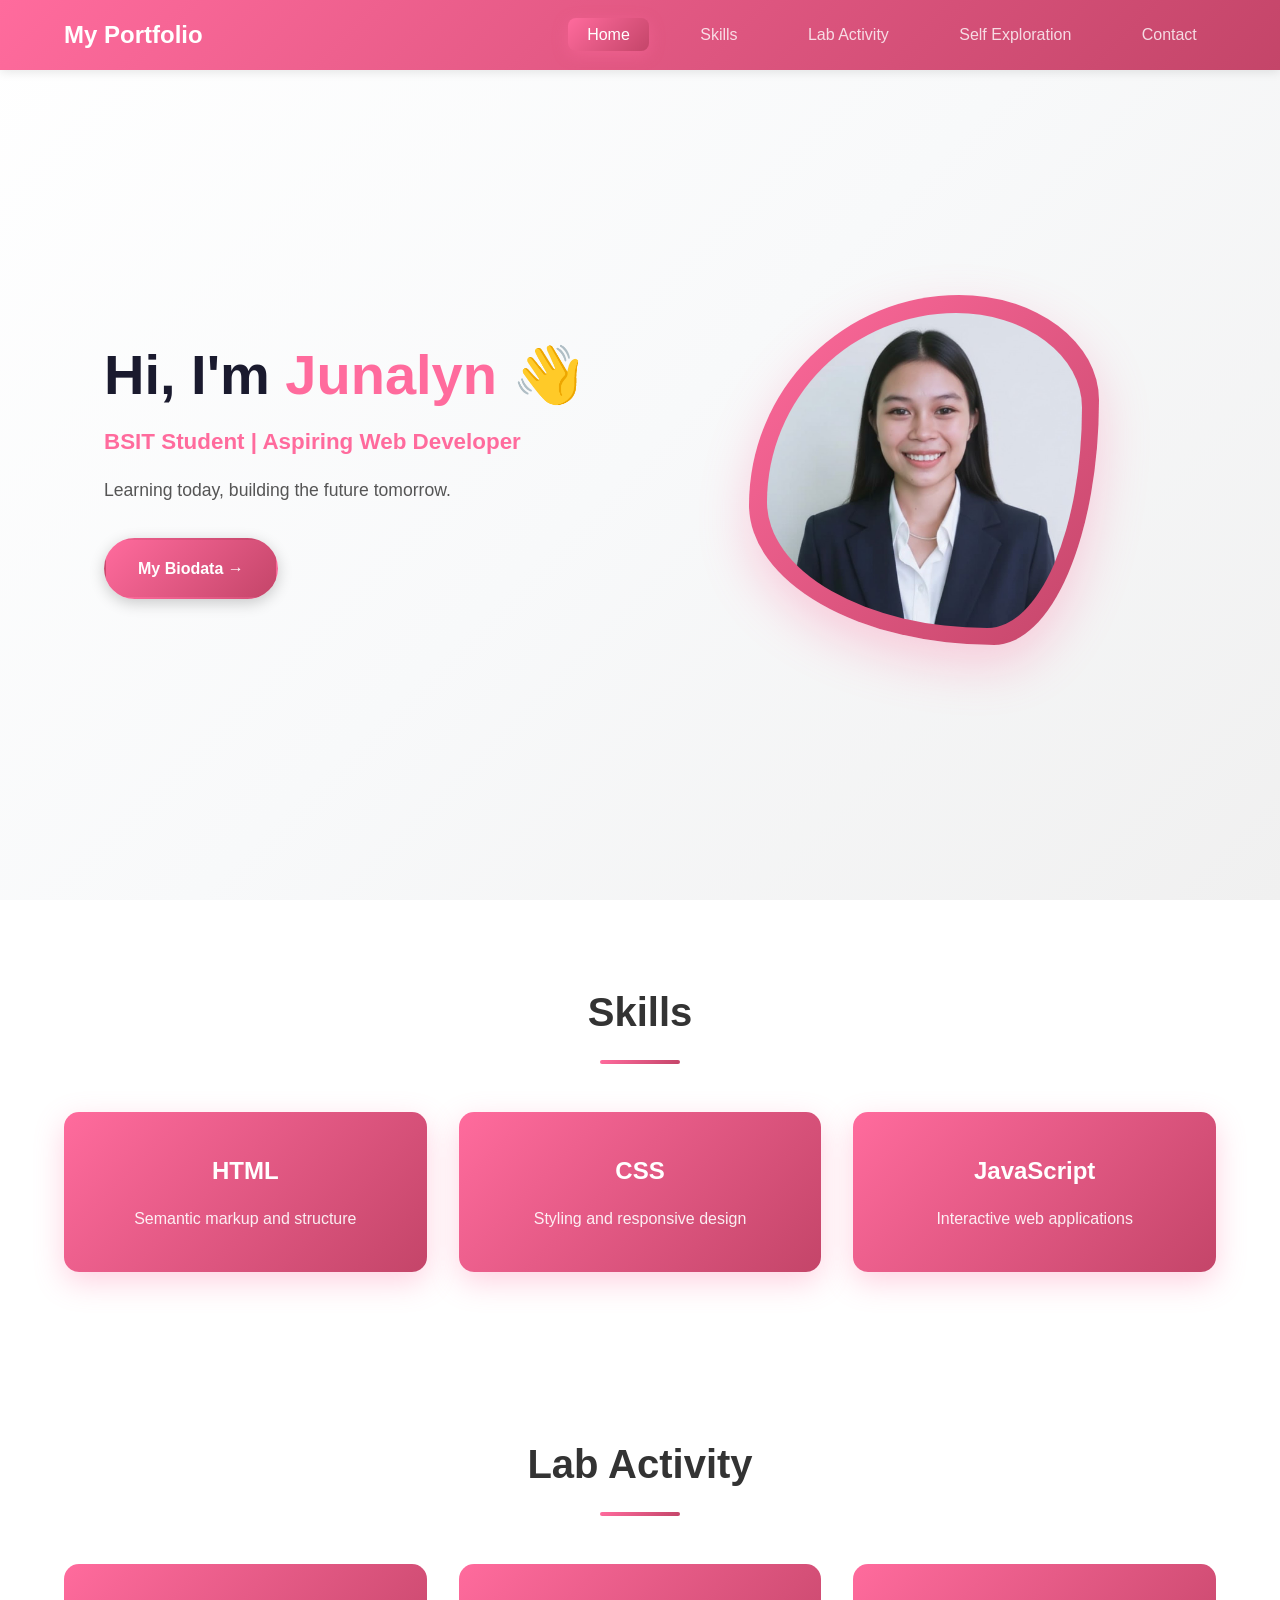
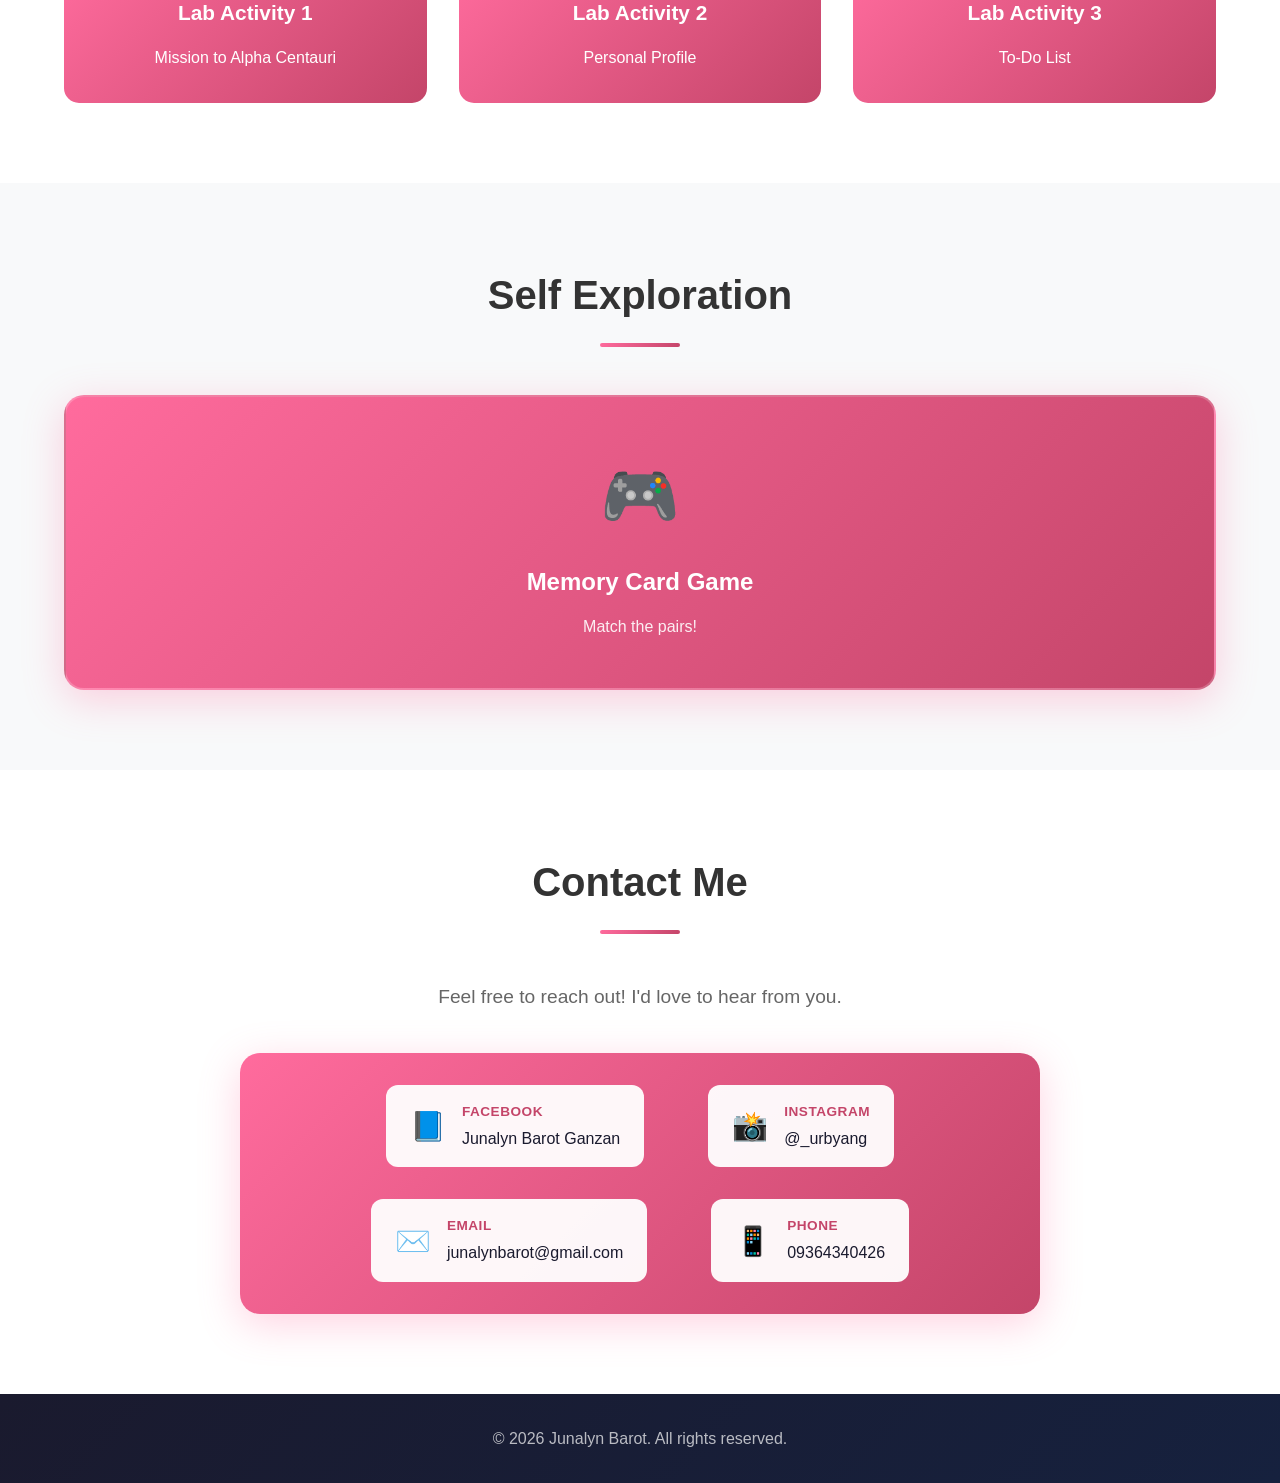
<file: myLP/index.html>
<!DOCTYPE html>
<html lang="en">
<head>
    <meta charset="UTF-8">
    <meta name="viewport" content="width=device-width, initial-scale=1.0">
    <title>My | Portfolio</title>
    <link rel="stylesheet" href="style.css">
</head>
<body>
    <nav class="navbar">
        <div class="nav-brand">My Portfolio</div>
        <ul class="nav-links">
            <li><a href="#home" class="active">Home</a></li>
            <li><a href="#skills">Skills</a></li>
            <li><a href="#lab-activity">Lab Activity</a></li>
            <li><a href="#games">Self Exploration</a></li>
            <li><a href="#contact">Contact</a></li>
        </ul>
    </nav>

    <section id="home" class="hero">
        <div class="hero-wrapper">
            <div class="hero-content">
                <h1>Hi, I'm <span class="highlight">Junalyn</span> 👋</h1>
                <p class="subtitle">BSIT Student | Aspiring Web Developer</p>
                <p class="description">Learning today, building the future tomorrow.</p>
                <div class="hero-buttons">
                    <a href="biodata.html" class="btn btn-primary">My Biodata →</a>
                </div>
            </div>
            <div class="hero-image">
                <div class="image-blob">
                    <img src="profile-photo.png" alt="Junalyn Barot">
                </div>
            </div>
        </div>
    </section>

    <section id="skills" class="section">
        <div class="container">
            <h2>Skills</h2>
            <div class="skills-grid">
                <div class="skill-card">
                    <h3>HTML</h3>
                    <p>Semantic markup and structure</p>
                </div>
                <div class="skill-card">
                    <h3>CSS</h3>
                    <p>Styling and responsive design</p>
                </div>
                <div class="skill-card">
                    <h3>JavaScript</h3>
                    <p>Interactive web applications</p>
                </div>
            </div>
        </div>
    </section>

    <section id="lab-activity" class="section">
        <div class="container">
            <h2>Lab Activity</h2>
            <div class="activity-grid">
                <a href="lab1/index.html" class="activity-card">
                    <h3>Lab Activity 1</h3>
                    <p>Mission to Alpha Centauri</p>
                </a>
                <a href="lab2/index.html" class="activity-card">
                    <h3>Lab Activity 2</h3>
                    <p>Personal Profile</p>
                </a>
                <a href="lab3/index.html" class="activity-card">
                    <h3>Lab Activity 3</h3>
                    <p>To-Do List</p>
                </a>
            </div>
        </div>
    </section>

    <section id="games" class="section alt-bg">
        <div class="container">
            <h2>Self Exploration</h2>
            <div class="games-grid">
                <a href="lab4/index.html" class="game-card">
                    <h3>Memory Card Game</h3>
                    <p>Match the pairs!</p>
                </a>
            </div>
        </div>
    </section>

    <section id="contact" class="section">
        <div class="container">
            <h2>Contact Me</h2>
            <div class="contact-content">
                <p class="contact-intro">Feel free to reach out! I'd love to hear from you.</p>
                <div class="contact-list">
                    <div class="contact-item">
                        <span class="contact-icon">📘</span>
                        <div class="contact-info">
                            <h3>Facebook</h3>
                            <a href="https://www.facebook.com/" target="_blank">Junalyn Barot Ganzan</a>
                        </div>
                    </div>
                    <div class="contact-item">
                        <span class="contact-icon">📸</span>
                        <div class="contact-info">
                            <h3>Instagram</h3>
                            <a href="https://www.instagram.com/_urbyang/" target="_blank">@_urbyang</a>
                        </div>
                    </div>
                    <div class="contact-item">
                        <span class="contact-icon">✉️</span>
                        <div class="contact-info">
                            <h3>Email</h3>
                            <a href="mailto:junalynbarot@gmail.com">junalynbarot@gmail.com</a>
                        </div>
                    </div>
                    <div class="contact-item">
                        <span class="contact-icon">📱</span>
                        <div class="contact-info">
                            <h3>Phone</h3>
                            <a href="tel:09364340426">09364340426</a>
                        </div>
                    </div>
                </div>
            </div>
        </div>
    </section>

    <footer class="footer">
        <p>&copy; 2026 Junalyn Barot. All rights reserved.</p>
    </footer>

    <script>
        // Active navigation on scroll
        const sections = document.querySelectorAll('section[id]');
        const navLinks = document.querySelectorAll('.nav-links a');

        window.addEventListener('scroll', () => {
            let current = '';
            const scrollPosition = window.scrollY + 100;

            sections.forEach(section => {
                const sectionTop = section.offsetTop;
                const sectionHeight = section.offsetHeight;

                if (scrollPosition >= sectionTop && scrollPosition < sectionTop + sectionHeight) {
                    current = section.getAttribute('id');
                }
            });

            navLinks.forEach(link => {
                link.classList.remove('active');
                if (link.getAttribute('href') === '#' + current) {
                    link.classList.add('active');
                }
            });
        });
    </script>
</body>
</html>
</file>
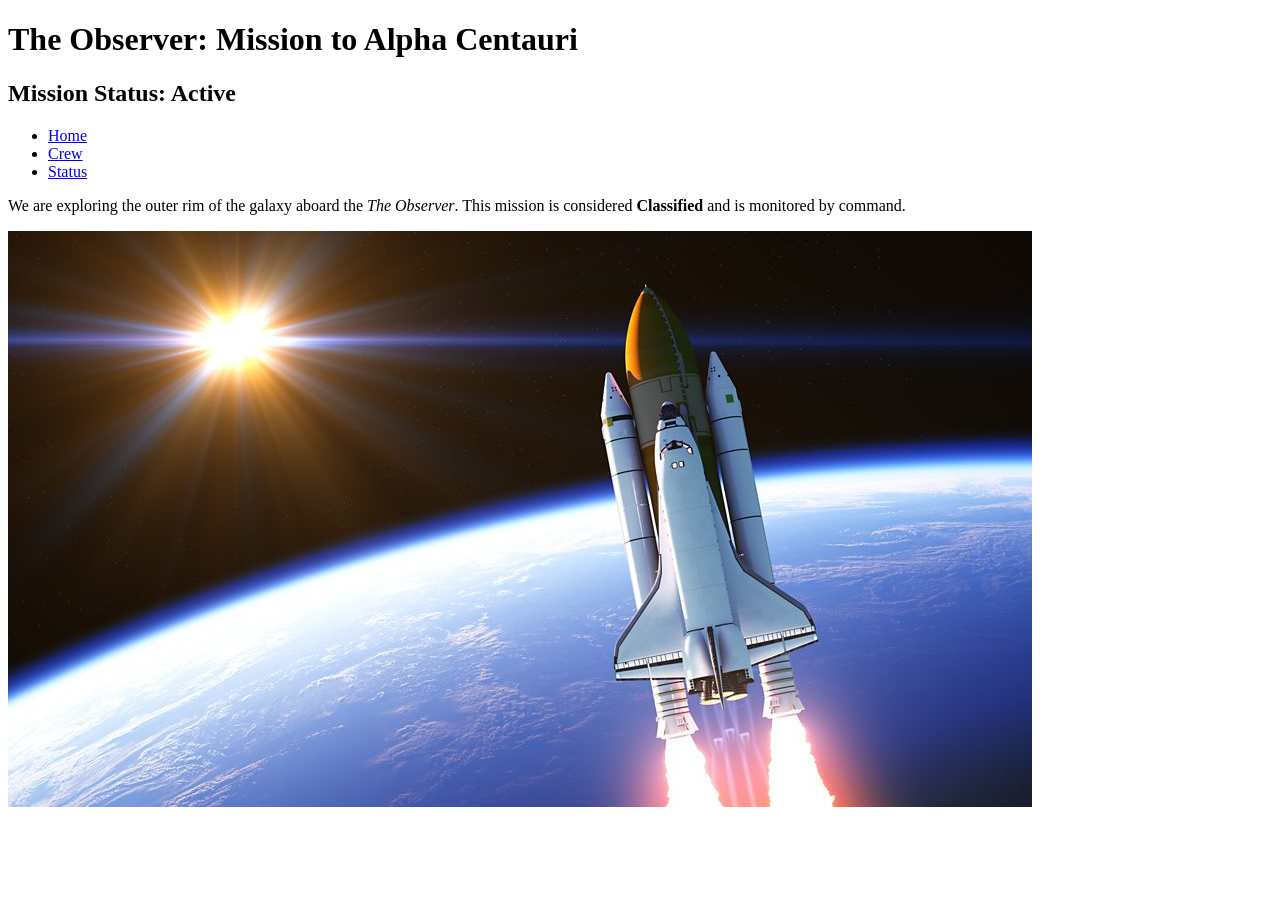
<file: myLP/lab1/index.html>
<!DOCTYPE html>
<html lang="en">
<head>
    <meta charset="UTF-8">
    <title>Mission Control</title>
</head>
<body>

<header>
    <h1>The Observer: Mission to Alpha Centauri</h1>
    <h2>Mission Status: Active</h2>

    <nav>
        <ul>
            <li><a href="index.html">Home</a></li>
            <li><a href="crew.html">Crew</a></li>
            <li><a href="status.html">Status</a></li>
        </ul>
    </nav>
</header>

<main>
    <p>
        We are exploring the outer rim of the galaxy aboard the
        <em>The Observer</em>. This mission is considered
        <strong>Classified</strong> and is monitored by command.
    </p>

    <img src="image/spaceship.jpg">
</main>



</body>
</html>
</file>
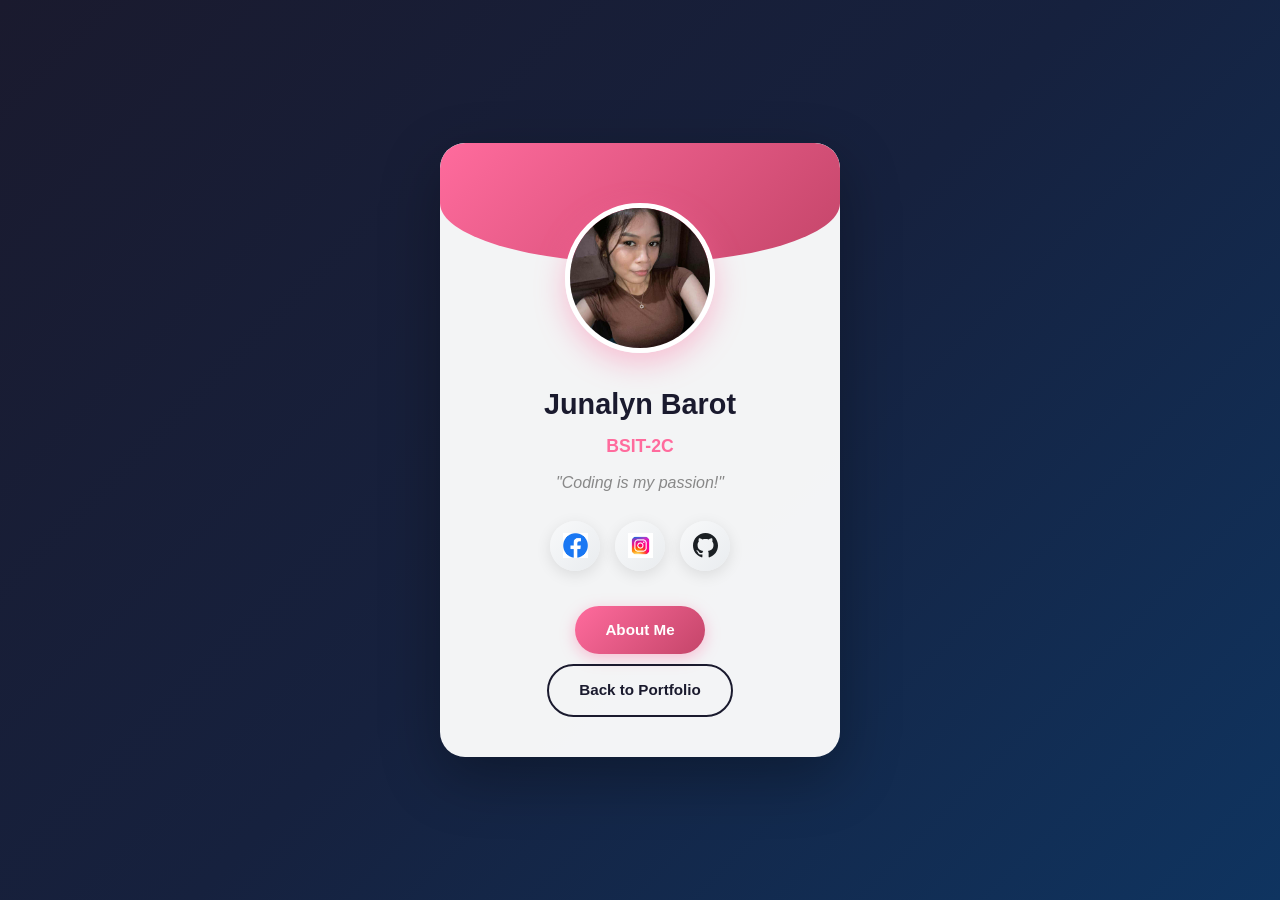
<file: myLP/lab2/index.html>
<!DOCTYPE html>
<html lang="en">
<head>
    <meta charset="UTF-8">
    <meta name="viewport" content="width=device-width, initial-scale=1.0">
    <title>Personal Profile | Junalyn Barot</title>
    <link rel="stylesheet" href="style.css">
</head>
<body> 
    <div class="profile-card">
        <img src="image/Profile Picture (2).jpg" alt="Profile Picture" class="profile-img">
        <h2>Junalyn Barot</h2>
        <p>BSIT-2C</p>
        <p>"Coding is my passion!"</p>
        <div class="social-icons">
            <a href="https://www.facebook.com/" title="Facebook"><img src="image/Facebook Logo.avif" alt="Facebook"></a>
            <a href="https://www.instagram.com/_urbyang/" title="Instagram"><img src="image/Instagram Logo.avif" alt="Instagram"></a>
            <a href="https://github.com/account" title="GitHub"><img src="image/GitHub Logo.svg" alt="GitHub"></a>
        </div>
        <a href="about.html" class="btn">About Me</a>
        <a href="../index.html" class="btn btn-back">Back to Portfolio</a>
    </div>
</body>
</html>
</file>
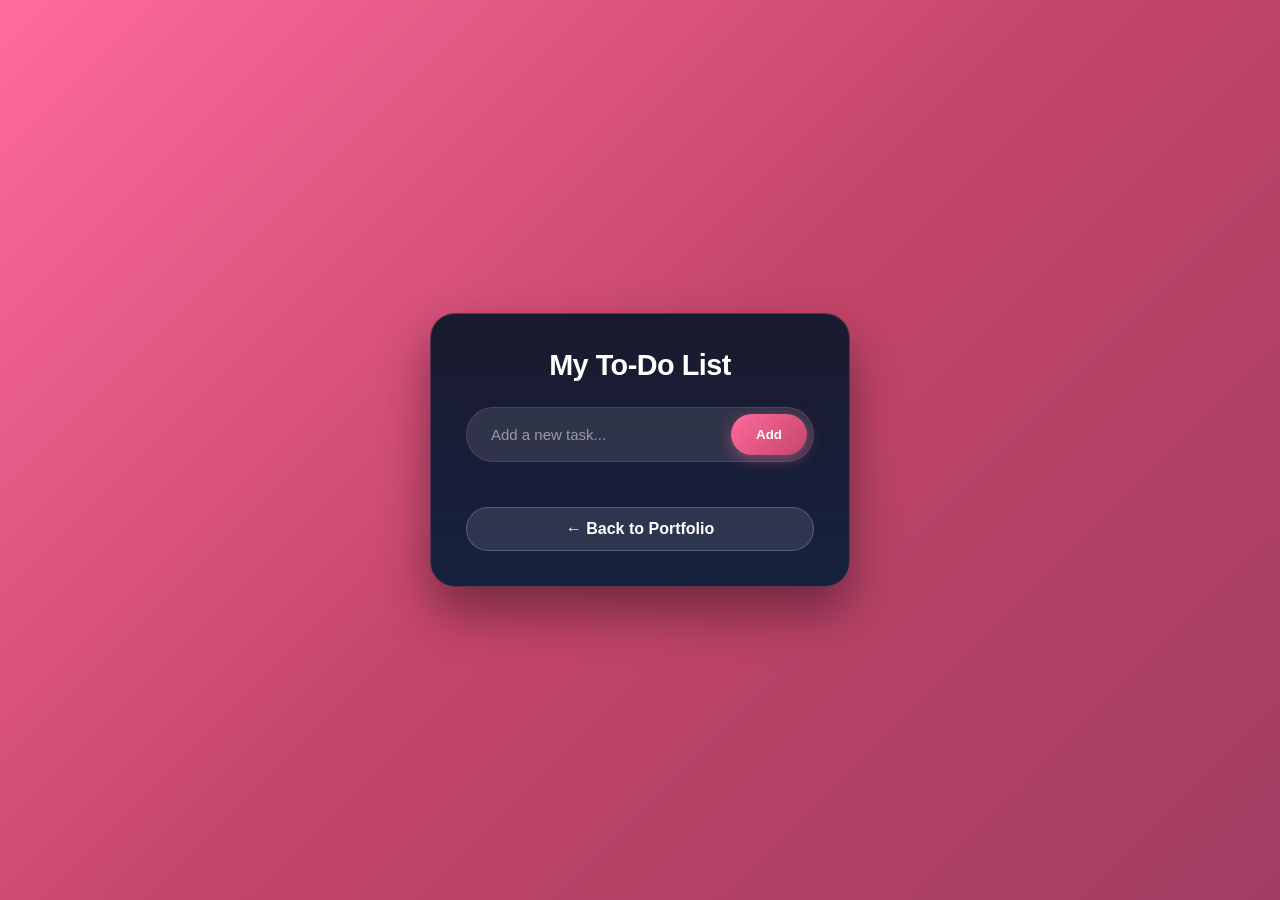
<file: myLP/lab3/index.html>
<!DOCTYPE html>
<html lang="en">
<head>
    <meta charset="UTF-8">
    <meta name="viewport" content="width=device-width, initial-scale=1.0">
    <title>My To-Do List | Lab Activity 3</title>
    <link rel="stylesheet" href="style.css">
</head>
<body>
    <div class="container">
        <h2>My To-Do List</h2>
        <div class="input-container">
            <input type="text" id="taskInput" placeholder="Add a new task...">
            <button id="addBtn">Add</button>
        </div>
        <ul id="taskList"></ul>
        <a href="../index.html" class="back-btn">← Back to Portfolio</a>
    </div>
    <script src="script.js"></script>
</body>
</html>
</file>
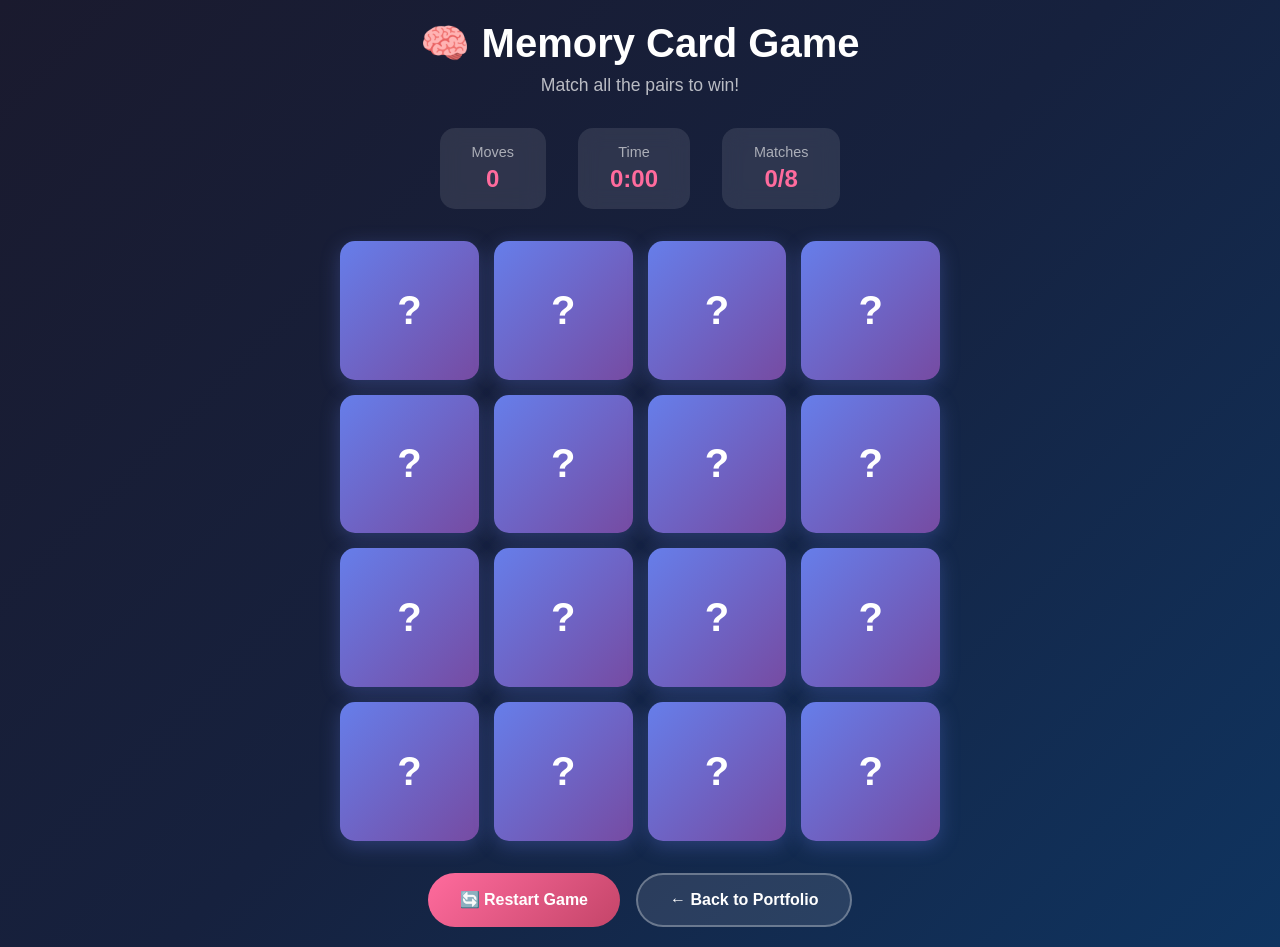
<file: myLP/lab4/index.html>
<!DOCTYPE html>
<html lang="en">
<head>
    <meta charset="UTF-8">
    <meta name="viewport" content="width=device-width, initial-scale=1.0">
    <title>Memory Card Game | Lab Activity 4</title>
    <link rel="stylesheet" href="style.css">
</head>
<body>
    <div class="game-container">
        <header class="game-header">
            <h1>🧠 Memory Card Game</h1>
            <p>Match all the pairs to win!</p>
        </header>

        <div class="game-stats">
            <div class="stat">
                <span class="stat-label">Moves</span>
                <span class="stat-value" id="moves">0</span>
            </div>
            <div class="stat">
                <span class="stat-label">Time</span>
                <span class="stat-value" id="timer">0:00</span>
            </div>
            <div class="stat">
                <span class="stat-label">Matches</span>
                <span class="stat-value" id="matches">0/8</span>
            </div>
        </div>

        <div class="game-board" id="gameBoard">
            <!-- Cards will be generated by JavaScript -->
        </div>

        <div class="game-controls">
            <button class="btn-game" id="restartBtn">🔄 Restart Game</button>
            <a href="../index.html" class="btn-game btn-back">← Back to Portfolio</a>
        </div>
    </div>

    <div class="modal" id="winModal">
        <div class="modal-content">
            <h2>🎉 Congratulations!</h2>
            <p>You completed the game!</p>
            <div class="final-stats">
                <p>Total Moves: <span id="finalMoves">0</span></p>
                <p>Time: <span id="finalTime">0:00</span></p>
            </div>
            <button class="btn-game" id="playAgainBtn">Play Again</button>
        </div>
    </div>

    <script src="script.js"></script>
</body>
</html>
</file>
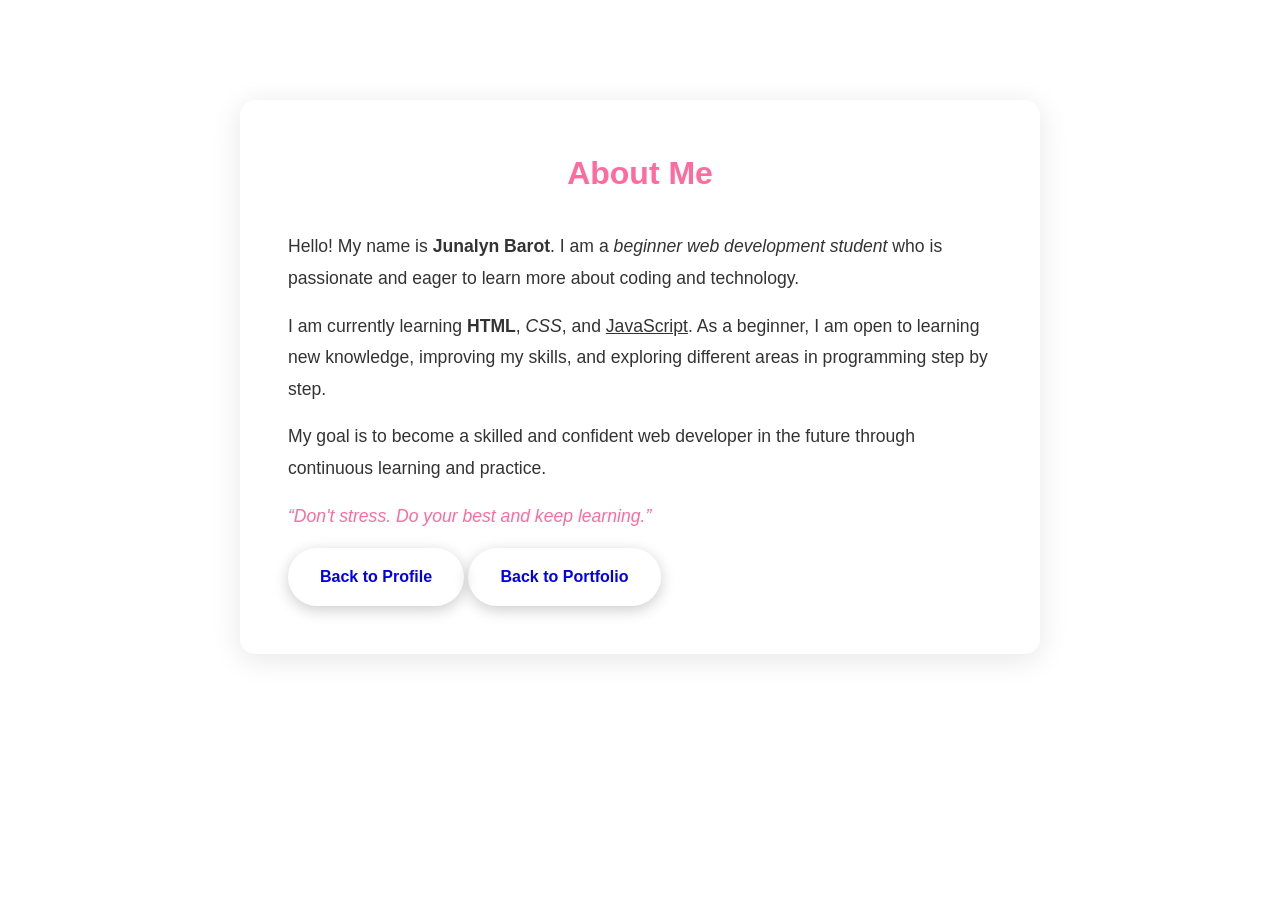
<file: myLP/about.html>
<!DOCTYPE html>
<html lang="en">
<head>
    <meta charset="UTF-8">
    <meta name="viewport" content="width=device-width, initial-scale=1.0">
    <title>About Me | Junalyn Barot</title>
    <link rel="stylesheet" href="style.css">
</head>
<body>
    <div class="about-container">
        <h1>About Me</h1>

        <p>Hello! My name is <b>Junalyn Barot</b>. I am a <i>beginner web development student</i> who is passionate and eager to learn more about coding and technology.</p>

        <p>I am currently learning <strong>HTML</strong>, <em>CSS</em>, and <u>JavaScript</u>. As a beginner, I am open to learning new knowledge, improving my skills, and exploring different areas in programming step by step.</p>

        <p>My goal is to become a skilled and confident web developer in the future through continuous learning and practice.</p>

        <p><q>Don't stress. Do your best and keep learning.</q></p>

        <a href="index.html" class="btn">Back to Profile</a>
        <a href="../index.html" class="btn btn-back">Back to Portfolio</a>
    </div>
</body>
</html>
</file>
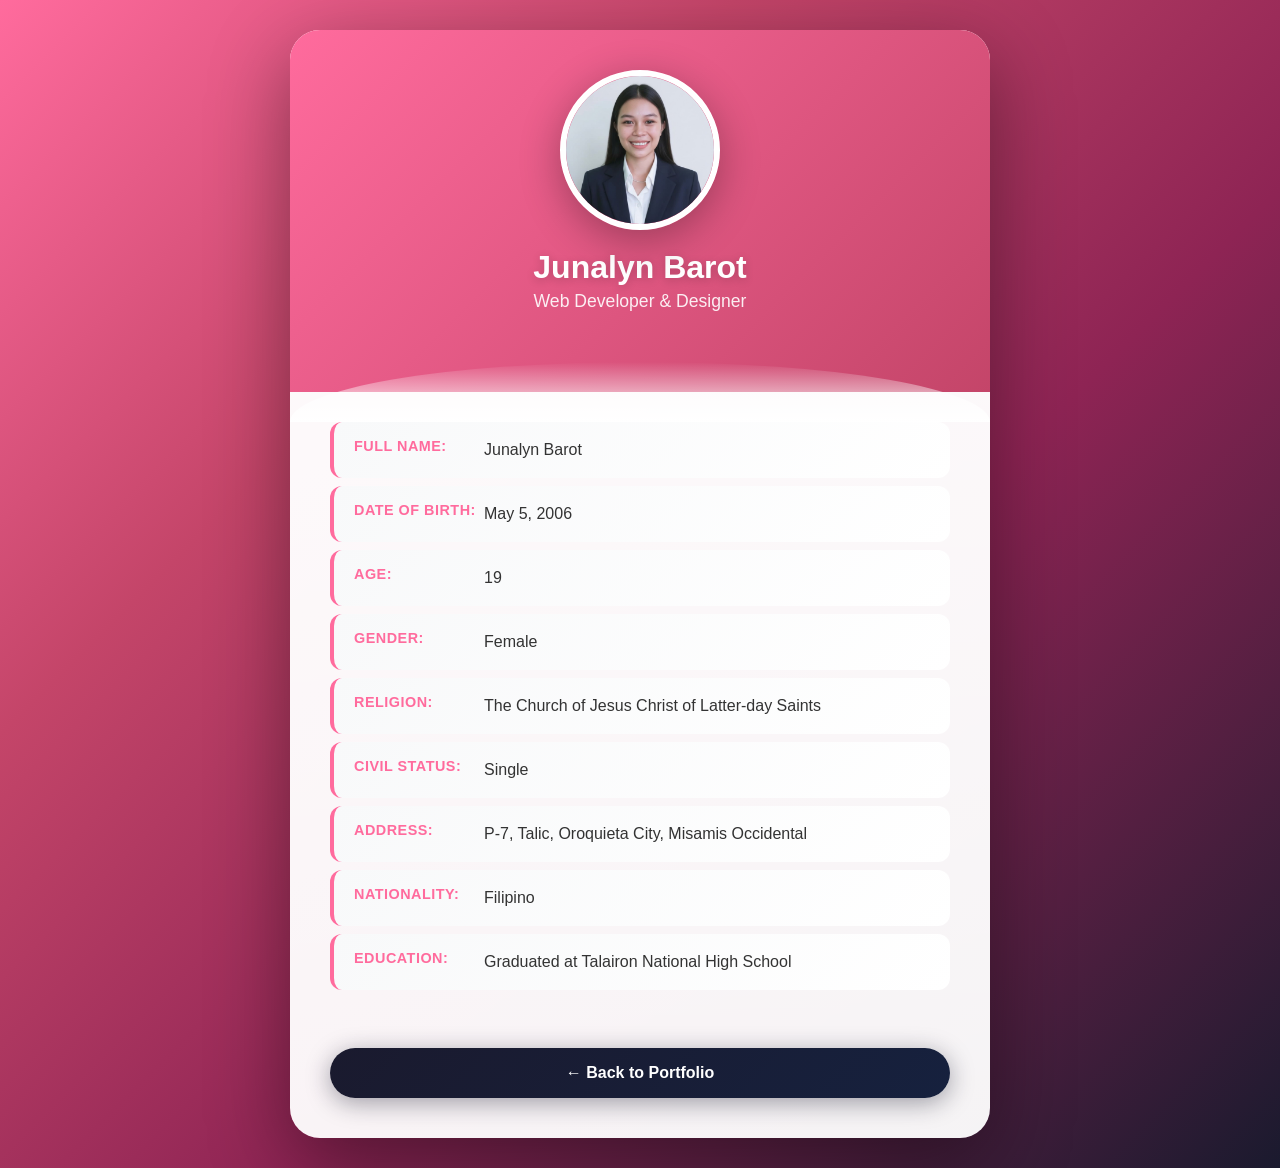
<file: myLP/biodata.html>
<!DOCTYPE html>
<html lang="en">
<head>
    <meta charset="UTF-8">
    <meta name="viewport" content="width=device-width, initial-scale=1.0">
    <title>Biodata | Junalyn Barot</title>
    <link rel="stylesheet" href="biodata-style.css">
</head>
<body>
    <div class="biodata-page">
        <div class="biodata-card">
            <div class="bio-header">
                <img src="profile-photo.png" alt="Junalyn Barot" class="bio-photo">
                <h1>Junalyn Barot</h1>
                <p class="bio-subtitle">Web Developer & Designer</p>
            </div>
            
            <div class="bio-details">
                <div class="bio-row">
                    <span class="bio-label">Full Name:</span>
                    <span class="bio-value">Junalyn Barot</span>
                </div>
                <div class="bio-row">
                    <span class="bio-label">Date of Birth:</span>
                    <span class="bio-value">May 5, 2006</span>
                </div>
                <div class="bio-row">
                    <span class="bio-label">Age:</span>
                    <span class="bio-value">19</span>
                </div>
                <div class="bio-row">
                    <span class="bio-label">Gender:</span>
                    <span class="bio-value">Female</span>
                </div>
                <div class="bio-row">
                    <span class="bio-label">Religion:</span>
                    <span class="bio-value">The Church of Jesus Christ of Latter-day Saints</span>
                </div>
                <div class="bio-row">
                    <span class="bio-label">Civil Status:</span>
                    <span class="bio-value">Single</span>
                </div>
                <div class="bio-row">
                    <span class="bio-label">Address:</span>
                    <span class="bio-value">P-7, Talic, Oroquieta City, Misamis Occidental</span>
                </div>
                <div class="bio-row">
                    <span class="bio-label">Nationality:</span>
                    <span class="bio-value">Filipino</span>
                </div>
                <div class="bio-row">
                    <span class="bio-label">Education:</span>
                    <span class="bio-value">Graduated at Talairon National High School</span>
                </div>
            </div>

            <div class="bio-actions">
                <a href="index.html" class="btn btn-back">← Back to Portfolio</a>
            </div>
        </div>
    </div>
</body>
</html>
</file>
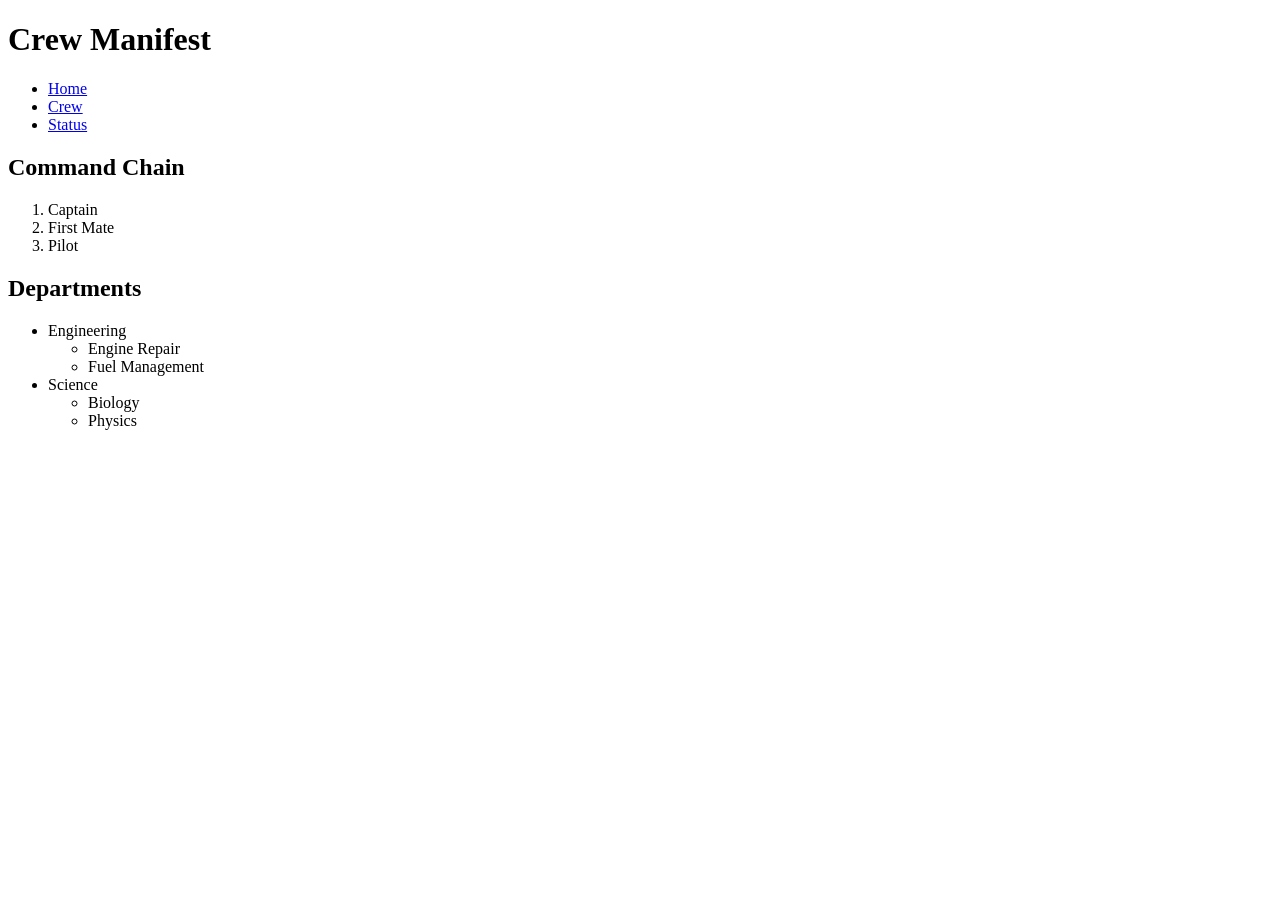
<file: myLP/lab1/crew.html>
<!DOCTYPE html>
<html lang="en">
<head>
    <meta charset="UTF-8">
    <title>Crew Manifest</title>
</head>
<body>

<header>
    <h1>Crew Manifest</h1>

    <nav>
        <ul>
            <li><a href="index.html">Home</a></li>
            <li><a href="crew.html">Crew</a></li>
            <li><a href="status.html">Status</a></li>
        </ul>
    </nav>
</header>

<main>
    <h2>Command Chain</h2>
    <ol>
        <li>Captain</li>
        <li>First Mate</li>
        <li>Pilot</li>
    </ol>

    <h2>Departments</h2>
    <ul>
        <li>Engineering
            <ul>
                <li>Engine Repair</li>
                <li>Fuel Management</li>
            </ul>
        </li>
        <li>Science
            <ul>
                <li>Biology</li>
                <li>Physics</li>
            </ul>
        </li>
    </ul>
</main>


</body>
</html>
</file>
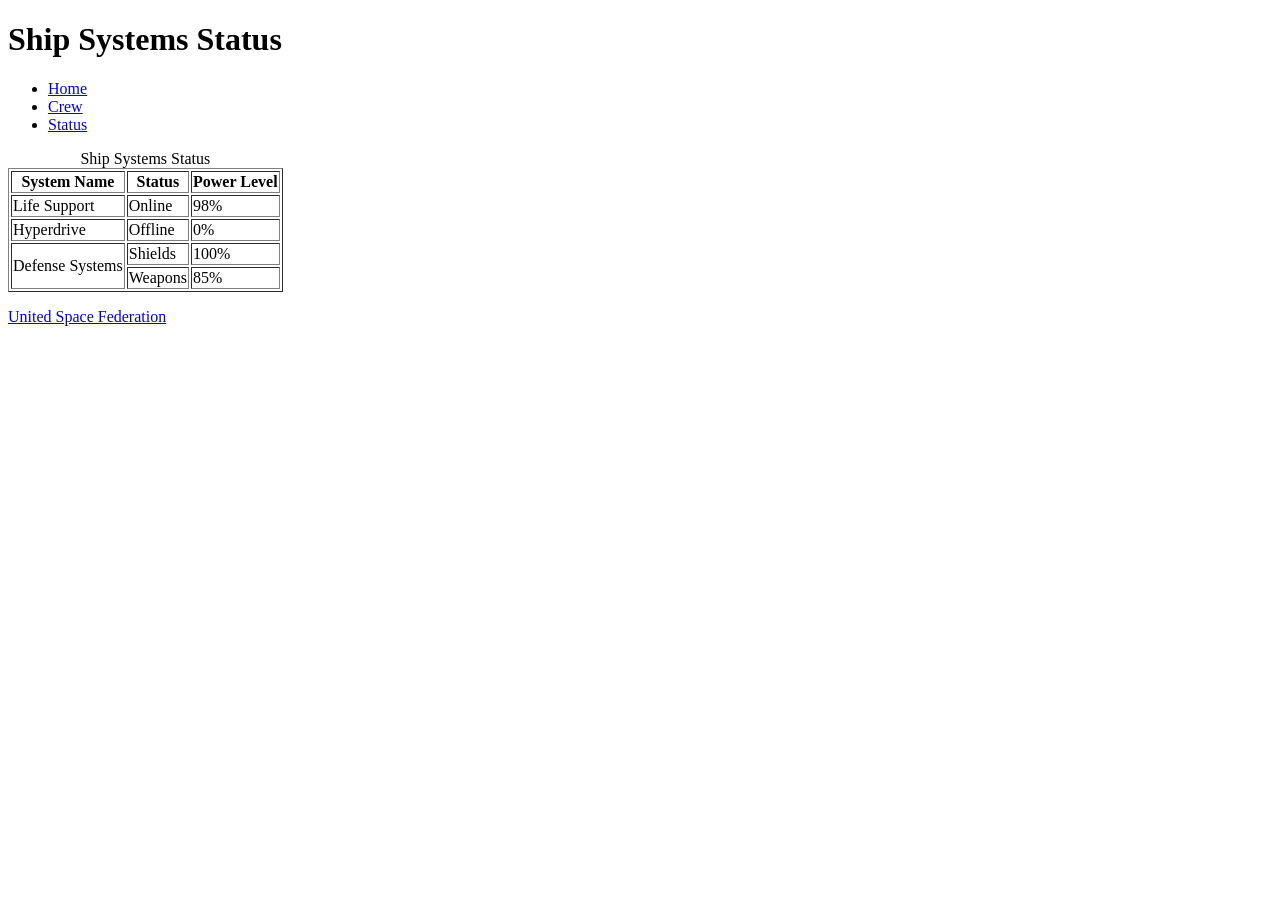
<file: myLP/lab1/status.html>
<!DOCTYPE html>
<html>
<head>
    <title>Ship Status</title>
</head>
<body>

<header>
    <h1>Ship Systems Status</h1>

    <nav>
        <ul>
            <li><a href="index.html">Home</a></li>
            <li><a href="crew.html">Crew</a></li>
            <li><a href="status.html">Status</a></li>
        </ul>
    </nav>
</header>

<main>
    <table border="1">
        <caption>Ship Systems Status</caption>

        <thead>
            <tr>
                <th>System Name</th>
                <th>Status</th>
                <th>Power Level</th>
            </tr>
        </thead>

        <tbody>
            <tr>
                <td>Life Support</td>
                <td>Online</td>
                <td>98%</td>
            </tr>
            <tr>
                <td>Hyperdrive</td>
                <td>Offline</td>
                <td>0%</td>
            </tr>
            <tr>
                <td rowspan="2">Defense Systems</td>
                <td>Shields</td>
                <td>100%</td>
            </tr>
            <tr>
                <td>Weapons</td>
                <td>85%</td>
            </tr>
        </tbody>
    </table>
</main>

<footer>
    <p>
        <a href="https://www.nasa.gov" target="_blank">
            United Space Federation
        </a>
    </p>
</footer>

</body>
</html>
</file>
<file: myLP/style.css>
* {
    margin: 0;
    padding: 0;
    box-sizing: border-box;
}

html {
    scroll-behavior: smooth;
}

body {
    font-family: 'Segoe UI', Tahoma, Geneva, Verdana, sans-serif;
    line-height: 1.6;
    color: #333;
}

/* Navigation */
.navbar {
    display: flex;
    justify-content: space-between;
    align-items: center;
    padding: 1rem 5%;
    background: linear-gradient(135deg, #ff6b9d 0%, #c44569 100%);
    position: fixed;
    width: 100%;
    top: 0;
    z-index: 1000;
    box-shadow: 0 2px 10px rgba(0, 0, 0, 0.1);
}

.nav-brand {
    font-size: 1.5rem;
    font-weight: bold;
    color: white;
}

.nav-links {
    display: flex;
    list-style: none;
    gap: 2rem;
}

.nav-links a {
    text-decoration: none;
    color: rgba(255, 255, 255, 0.8);
    font-weight: 500;
    padding: 0.5rem 1.2rem;
    border-radius: 8px;
    transition: all 0.3s ease;
}

.nav-links a:hover {
    color: white;
    background: rgba(255, 255, 255, 0.15);
}

.nav-links a.active {
    color: white;
    background: linear-gradient(135deg, #ff6b9d 0%, #c44569 100%);
    box-shadow: 0 4px 15px rgba(255, 107, 157, 0.4);
}

/* Hero Section */
.hero {
    min-height: 100vh;
    display: flex;
    align-items: center;
    justify-content: center;
    background: linear-gradient(135deg, #ffffff 0%, #f8f9fa 50%, #f0f0f0 100%);
    padding-top: 80px;
    padding-bottom: 40px;
}

.hero-wrapper {
    display: flex;
    align-items: center;
    justify-content: space-between;
    max-width: 1200px;
    width: 100%;
    padding: 0 5%;
    gap: 4rem;
}

.hero-content {
    flex: 1;
    text-align: left;
}

.hero-content h1 {
    font-size: 3.5rem;
    color: #1a1a2e;
    margin-bottom: 1rem;
    animation: fadeInUp 1s ease;
    line-height: 1.2;
}

.hero-content .subtitle {
    font-size: 1.4rem;
    color: #ff6b9d;
    font-weight: 600;
    margin-bottom: 1rem;
}

.hero-content .description {
    font-size: 1.1rem;
    color: #555;
    margin-bottom: 2rem;
    line-height: 1.7;
    max-width: 500px;
}

.highlight {
    color: #ff6b9d;
    font-weight: bold;
}

.hero-buttons {
    display: flex;
    gap: 1rem;
    flex-wrap: wrap;
}

.hero-image {
    flex: 1;
    display: flex;
    justify-content: center;
    align-items: center;
}

.image-blob {
    position: relative;
    width: 350px;
    height: 350px;
    background: linear-gradient(135deg, #ff6b9d 0%, #c44569 100%);
    border-radius: 60% 40% 30% 70% / 60% 30% 70% 40%;
    display: flex;
    align-items: center;
    justify-content: center;
    animation: blob-morph 8s ease-in-out infinite;
    box-shadow: 0 20px 50px rgba(255, 107, 157, 0.3);
}

.image-blob img {
    width: 90%;
    height: 90%;
    object-fit: cover;
    border-radius: 60% 40% 30% 70% / 60% 30% 70% 40%;
    animation: blob-morph 8s ease-in-out infinite;
}

@keyframes blob-morph {
    0%, 100% {
        border-radius: 60% 40% 30% 70% / 60% 30% 70% 40%;
    }
    50% {
        border-radius: 30% 60% 70% 40% / 50% 60% 30% 60%;
    }
}

/* Button */
.btn {
    display: inline-block;
    padding: 1rem 2rem;
    text-decoration: none;
    border-radius: 50px;
    font-weight: bold;
    transition: all 0.3s ease;
    box-shadow: 0 4px 15px rgba(0, 0, 0, 0.2);
}

.btn-primary {
    background: linear-gradient(135deg, #ff6b9d 0%, #c44569 100%);
    color: white;
    border: 2px solid transparent;
}

.btn-primary:hover {
    transform: translateY(-3px);
    box-shadow: 0 6px 25px rgba(255, 107, 157, 0.4);
}

.btn-outline {
    background: transparent;
    color: white;
    border: 2px solid rgba(255, 255, 255, 0.5);
}

.btn-outline:hover {
    background: rgba(255, 255, 255, 0.1);
    border-color: white;
    transform: translateY(-3px);
}

.btn:hover {
    transform: translateY(-3px);
    box-shadow: 0 6px 20px rgba(0, 0, 0, 0.3);
}

/* Sections */
.section {
    padding: 5rem 5%;
}

.container {
    max-width: 1200px;
    margin: 0 auto;
}

.section h2 {
    text-align: center;
    font-size: 2.5rem;
    margin-bottom: 3rem;
    color: #333;
    position: relative;
}

.section h2::after {
    content: '';
    display: block;
    width: 80px;
    height: 4px;
    background: linear-gradient(135deg, #ff6b9d 0%, #c44569 100%);
    margin: 1rem auto 0;
    border-radius: 2px;
}

.alt-bg {
    background: #f8f9fa;
}

/* Skills Grid */
.skills-grid {
    display: grid;
    grid-template-columns: repeat(auto-fit, minmax(250px, 1fr));
    gap: 2rem;
}

.skill-card {
    background: linear-gradient(135deg, #ff6b9d 0%, #c44569 100%);
    padding: 2.5rem 2rem;
    border-radius: 15px;
    text-align: center;
    box-shadow: 0 10px 30px rgba(255, 107, 157, 0.3);
    transition: all 0.3s ease;
}

.skill-card:hover {
    transform: translateY(-10px);
    box-shadow: 0 15px 40px rgba(255, 107, 157, 0.4);
}

.skill-card h3 {
    color: white;
    margin-bottom: 1rem;
    font-size: 1.5rem;
}

.skill-card p {
    color: rgba(255, 255, 255, 0.9);
}

/* Biodata */
.biodata-content {
    display: flex;
    justify-content: center;
    align-items: center;
    gap: 3rem;
    flex-wrap: wrap;
}

.bio-image {
    flex-shrink: 0;
}

.bio-image img {
    width: 250px;
    height: 250px;
    object-fit: cover;
    border-radius: 20px;
    box-shadow: 0 10px 30px rgba(0, 0, 0, 0.2);
    border: 4px solid #ff6b9d;
    transition: transform 0.3s ease;
}

.bio-image img:hover {
    transform: scale(1.05);
}

.bio-table {
    background: white;
    border-radius: 15px;
    padding: 2rem;
    box-shadow: 0 5px 20px rgba(0, 0, 0, 0.1);
    border-collapse: collapse;
}

.bio-table td {
    padding: 1rem 2rem;
    border-bottom: 1px solid #eee;
}

.bio-table tr:last-child td {
    border-bottom: none;
}

/* Activity Grid */
.activity-grid {
    display: grid;
    grid-template-columns: repeat(auto-fit, minmax(250px, 1fr));
    gap: 2rem;
}

.activity-card {
    display: block;
    background: linear-gradient(135deg, #ff6b9d 0%, #c44569 100%);
    padding: 2rem;
    border-radius: 15px;
    text-align: center;
    color: white;
    transition: transform 0.3s ease;
    text-decoration: none;
}

.activity-card:hover {
    transform: scale(1.05);
}

.activity-card h3 {
    margin-bottom: 1rem;
    font-size: 1.3rem;
}

/* Games Grid */
.games-grid {
    display: grid;
    grid-template-columns: repeat(auto-fit, minmax(300px, 1fr));
    gap: 2rem;
    justify-content: center;
}

.game-card {
    display: block;
    background: linear-gradient(135deg, #ff6b9d 0%, #c44569 100%);
    padding: 3rem 2rem;
    border-radius: 20px;
    text-align: center;
    box-shadow: 0 10px 40px rgba(255, 107, 157, 0.3);
    transition: all 0.3s ease;
    border: 2px solid rgba(255, 255, 255, 0.2);
    text-decoration: none;
    position: relative;
    overflow: hidden;
}

.game-card::before {
    content: '🎮';
    font-size: 4rem;
    display: block;
    margin-bottom: 1rem;
}

.game-card:hover {
    border-color: white;
    transform: translateY(-10px);
    box-shadow: 0 20px 50px rgba(255, 107, 157, 0.5);
}

.game-card h3 {
    color: white;
    margin-bottom: 0.8rem;
    font-size: 1.5rem;
}

.game-card p {
    color: rgba(255, 255, 255, 0.9);
    font-size: 1rem;
}

/* Contact Section */
.contact-content {
    text-align: center;
}

.contact-intro {
    font-size: 1.2rem;
    color: #666;
    margin-bottom: 2.5rem;
}

.contact-list {
    display: flex;
    flex-wrap: wrap;
    justify-content: center;
    gap: 2rem 4rem;
    max-width: 800px;
    margin: 0 auto;
    padding: 2rem;
    background: linear-gradient(135deg, #ff6b9d 0%, #c44569 100%);
    border-radius: 20px;
    box-shadow: 0 10px 40px rgba(255, 107, 157, 0.3);
}

.contact-item {
    display: flex;
    align-items: center;
    gap: 1rem;
    padding: 1rem 1.5rem;
    background: rgba(255, 255, 255, 0.95);
    border-radius: 12px;
    transition: all 0.3s ease;
}

.contact-item:hover {
    background: white;
    transform: translateY(-3px);
    box-shadow: 0 5px 20px rgba(0, 0, 0, 0.15);
}

.contact-icon {
    font-size: 1.8rem;
    flex-shrink: 0;
}

.contact-info {
    text-align: left;
}

.contact-info h3 {
    color: #c44569;
    margin-bottom: 0.2rem;
    font-size: 0.85rem;
    font-weight: 700;
    text-transform: uppercase;
    letter-spacing: 0.5px;
}

.contact-info a {
    color: #1a1a2e;
    text-decoration: none;
    font-size: 1rem;
    font-weight: 500;
    transition: color 0.3s ease;
}

.contact-info a:hover {
    color: #ff6b9d;
}

/* Footer */
.footer {
    background: linear-gradient(135deg, #1a1a2e 0%, #16213e 100%);
    color: rgba(255, 255, 255, 0.7);
    text-align: center;
    padding: 2rem;
}

/* About Page Styles */
.about-container {
    max-width: 800px;
    margin: 100px auto;
    padding: 3rem;
    background: white;
    border-radius: 15px;
    box-shadow: 0 5px 30px rgba(0, 0, 0, 0.1);
}

.about-container h1 {
    color: #ff6b9d;
    margin-bottom: 2rem;
    text-align: center;
}

.about-container p {
    margin-bottom: 1rem;
    font-size: 1.1rem;
    line-height: 1.8;
}

.about-container q {
    font-style: italic;
    color: #ff6b9d;
}

/* Animations */
@keyframes fadeInUp {
    from {
        opacity: 0;
        transform: translateY(30px);
    }
    to {
        opacity: 1;
        transform: translateY(0);
    }
}

/* Responsive */
@media (max-width: 968px) {
    .hero-wrapper {
        flex-direction: column-reverse;
        text-align: center;
        gap: 2rem;
    }

    .hero-content {
        text-align: center;
    }

    .hero-content .description {
        max-width: 100%;
    }

    .hero-buttons {
        justify-content: center;
    }

    .image-blob {
        width: 280px;
        height: 280px;
    }
}

@media (max-width: 768px) {
    .navbar {
        flex-direction: column;
        padding: 1rem;
    }

    .nav-links {
        flex-wrap: wrap;
        justify-content: center;
        gap: 0.5rem;
        margin-top: 1rem;
    }

    .hero-content h1 {
        font-size: 2.5rem;
    }

    .hero-content .subtitle {
        font-size: 1.2rem;
    }

    .hero-content .description {
        font-size: 1rem;
    }

    .image-blob {
        width: 220px;
        height: 220px;
    }

    .section h2 {
        font-size: 2rem;
    }
}
</file>
<file: myLP/lab2/style.css>
/* General Styling */
* {
    margin: 0;
    padding: 0;
    box-sizing: border-box;
}

body {
    font-family: 'Segoe UI', Tahoma, Geneva, Verdana, sans-serif;
    line-height: 1.6;
    background: linear-gradient(135deg, #1a1a2e 0%, #16213e 50%, #0f3460 100%);
    min-height: 100vh;
    display: flex;
    justify-content: center;
    align-items: center;
    padding: 20px;
}

/* Profile Card */
.profile-card {
    background: rgba(255, 255, 255, 0.95);
    padding: 40px;
    border-radius: 25px;
    box-shadow: 0 20px 60px rgba(0, 0, 0, 0.3);
    text-align: center;
    max-width: 400px;
    width: 100%;
    position: relative;
    overflow: hidden;
    animation: slideUp 0.6s ease;
}

.profile-card::before {
    content: '';
    position: absolute;
    top: 0;
    left: 0;
    right: 0;
    height: 120px;
    background: linear-gradient(135deg, #ff6b9d 0%, #c44569 100%);
    border-radius: 25px 25px 50% 50%;
}

/* Profile Image */
.profile-img {
    width: 150px;
    height: 150px;
    border-radius: 50%;
    border: 5px solid white;
    object-fit: cover;
    position: relative;
    z-index: 1;
    margin-top: 20px;
    box-shadow: 0 10px 30px rgba(255, 107, 157, 0.4);
    transition: transform 0.3s ease;
}

.profile-img:hover {
    transform: scale(1.05);
}

/* Typography */
h2 {
    margin: 20px 0 5px;
    color: #1a1a2e;
    font-size: 1.8rem;
    font-weight: 700;
}

p {
    color: #666;
    margin: 5px 0;
    font-size: 1rem;
}

.profile-card > p:nth-of-type(1) {
    color: #ff6b9d;
    font-weight: 600;
    font-size: 1.1rem;
}

.profile-card > p:nth-of-type(2) {
    color: #888;
    font-style: italic;
    margin-top: 10px;
    padding: 0 20px;
}

/* Social Icons */
.social-icons {
    margin: 25px 0;
    display: flex;
    justify-content: center;
    gap: 15px;
}

.social-icons a {
    display: flex;
    align-items: center;
    justify-content: center;
    width: 50px;
    height: 50px;
    background: linear-gradient(135deg, #f8f9fa 0%, #e9ecef 100%);
    border-radius: 50%;
    transition: all 0.3s ease;
    box-shadow: 0 4px 15px rgba(0, 0, 0, 0.1);
}

.social-icons a:hover {
    transform: translateY(-5px);
    box-shadow: 0 8px 25px rgba(255, 107, 157, 0.3);
    background: linear-gradient(135deg, #ff6b9d 0%, #c44569 100%);
}

.social-icons a img {
    width: 25px;
    height: 25px;
    transition: filter 0.3s ease;
}

.social-icons a:hover img {
    filter: brightness(0) invert(1);
}

/* Button Styling */
.btn {
    display: inline-block;
    margin: 10px 5px 0;
    padding: 12px 30px;
    background: linear-gradient(135deg, #ff6b9d 0%, #c44569 100%);
    color: white;
    text-decoration: none;
    border-radius: 50px;
    font-weight: 600;
    font-size: 0.95rem;
    transition: all 0.3s ease;
    box-shadow: 0 4px 15px rgba(255, 107, 157, 0.4);
}

.btn:hover {
    transform: translateY(-3px);
    box-shadow: 0 8px 25px rgba(255, 107, 157, 0.5);
}

.btn-back {
    background: transparent;
    color: #1a1a2e;
    border: 2px solid #1a1a2e;
    box-shadow: none;
}

.btn-back:hover {
    background: #1a1a2e;
    color: white;
    box-shadow: 0 8px 25px rgba(26, 26, 46, 0.3);
}

/* About Page Styling */
.about-container {
    background: rgba(255, 255, 255, 0.95);
    padding: 50px 40px;
    border-radius: 25px;
    box-shadow: 0 20px 60px rgba(0, 0, 0, 0.3);
    text-align: center;
    max-width: 600px;
    width: 100%;
    animation: slideUp 0.6s ease;
}

.about-container h1 {
    color: #ff6b9d;
    font-size: 2.5rem;
    margin-bottom: 30px;
    position: relative;
}

.about-container h1::after {
    content: '';
    display: block;
    width: 80px;
    height: 4px;
    background: linear-gradient(135deg, #ff6b9d 0%, #c44569 100%);
    margin: 15px auto 0;
    border-radius: 2px;
}

.about-container p {
    color: #555;
    text-align: left;
    margin-bottom: 20px;
    font-size: 1.1rem;
    line-height: 1.8;
}

.about-container b,
.about-container strong {
    color: #ff6b9d;
}

.about-container i,
.about-container em {
    color: #c44569;
}

.about-container q {
    display: block;
    font-style: italic;
    color: #888;
    font-size: 1.2rem;
    margin: 25px 0;
    padding: 20px;
    background: linear-gradient(135deg, #f8f9fa 0%, #fff 100%);
    border-left: 4px solid #ff6b9d;
    border-radius: 0 10px 10px 0;
}

/* Animation */
@keyframes slideUp {
    from {
        opacity: 0;
        transform: translateY(30px);
    }
    to {
        opacity: 1;
        transform: translateY(0);
    }
}

/* Responsive */
@media (max-width: 480px) {
    .profile-card {
        padding: 30px 20px;
    }

    .profile-img {
        width: 120px;
        height: 120px;
    }

    h2 {
        font-size: 1.5rem;
    }

    .about-container {
        padding: 30px 20px;
    }

    .about-container h1 {
        font-size: 2rem;
    }

    .about-container p {
        font-size: 1rem;
    }
}
</file>
<file: myLP/lab3/style.css>
/* style.css */
* {
    margin: 0;
    padding: 0;
    box-sizing: border-box;
}

body {
    font-family: 'Segoe UI', Roboto, Helvetica, Arial, sans-serif;
    background: linear-gradient(135deg, #ff6b9d 0%, #c44569 50%, #a13d63 100%);
    display: flex;
    justify-content: center;
    align-items: center;
    min-height: 100vh;
    padding: 20px;
}

.container {
    background: linear-gradient(180deg, #1a1a2e 0%, #16213e 100%);
    backdrop-filter: blur(12px);
    -webkit-backdrop-filter: blur(12px);
    border: 1px solid rgba(255, 107, 157, 0.3);
    padding: 35px;
    border-radius: 25px;
    box-shadow: 0 25px 50px rgba(0, 0, 0, 0.4);
    width: 420px;
    max-width: 100%;
}

h2 {
    text-align: center;
    color: #ffffff;
    font-size: 1.8rem;
    margin-bottom: 25px;
    letter-spacing: -0.5px;
}

.input-container {
    display: flex;
    background: rgba(255, 255, 255, 0.1);
    padding: 6px;
    border-radius: 50px;
    margin-bottom: 25px;
    border: 1px solid rgba(255, 107, 157, 0.2);
}

input {
    flex: 1;
    padding: 12px 18px;
    background: transparent;
    border: none;
    color: white;
    outline: none;
    font-size: 15px;
}

input::placeholder {
    color: rgba(255, 255, 255, 0.5);
}

button#addBtn {
    padding: 12px 25px;
    background: linear-gradient(135deg, #ff6b9d 0%, #c44569 100%);
    color: white;
    border: none;
    border-radius: 50px;
    font-weight: 600;
    cursor: pointer;
    transition: all 0.3s ease;
    box-shadow: 0 4px 15px rgba(255, 107, 157, 0.4);
}

button#addBtn:hover {
    transform: translateY(-2px);
    box-shadow: 0 6px 20px rgba(255, 107, 157, 0.5);
}

ul {
    list-style: none;
    padding: 0;
    max-height: 300px;
    overflow-y: auto;
}

li {
    background: rgba(255, 255, 255, 0.08);
    margin-bottom: 12px;
    padding: 15px 18px;
    border-radius: 15px;
    display: flex;
    justify-content: space-between;
    align-items: center;
    color: #ffffff;
    border: 1px solid rgba(255, 107, 157, 0.15);
    transition: all 0.3s ease;
}

li:hover {
    background: rgba(255, 107, 157, 0.15);
    border-color: rgba(255, 107, 157, 0.3);
}

li.completed {
    opacity: 0.5;
}

li.completed .task-text {
    text-decoration: line-through;
    color: rgba(255, 255, 255, 0.6);
}

.delete-btn {
    background: transparent;
    color: #ff6b9d;
    border: none;
    font-size: 14px;
    font-weight: 600;
    cursor: pointer;
    transition: all 0.2s ease;
    padding: 5px 10px;
    border-radius: 8px;
}

.delete-btn:hover {
    background: rgba(255, 107, 157, 0.2);
    color: #ff8fb3;
}

/* Custom Scrollbar for the list */
ul::-webkit-scrollbar {
    width: 6px;
}

ul::-webkit-scrollbar-track {
    background: rgba(255, 255, 255, 0.05);
    border-radius: 10px;
}

ul::-webkit-scrollbar-thumb {
    background: rgba(255, 107, 157, 0.4);
    border-radius: 10px;
}

ul::-webkit-scrollbar-thumb:hover {
    background: rgba(255, 107, 157, 0.6);
}

/* Back button */
.back-btn {
    display: block;
    text-align: center;
    margin-top: 20px;
    padding: 12px 25px;
    background: rgba(255, 255, 255, 0.1);
    color: white;
    text-decoration: none;
    border-radius: 50px;
    font-weight: 600;
    transition: all 0.3s ease;
    border: 1px solid rgba(255, 255, 255, 0.2);
}

.back-btn:hover {
    background: rgba(255, 255, 255, 0.2);
    transform: translateY(-2px);
}
</file>
<file: myLP/lab4/style.css>
* {
    margin: 0;
    padding: 0;
    box-sizing: border-box;
}

body {
    font-family: 'Segoe UI', Tahoma, Geneva, Verdana, sans-serif;
    background: linear-gradient(135deg, #1a1a2e 0%, #16213e 50%, #0f3460 100%);
    min-height: 100vh;
    display: flex;
    justify-content: center;
    align-items: center;
    padding: 20px;
}

.game-container {
    max-width: 600px;
    width: 100%;
}

.game-header {
    text-align: center;
    margin-bottom: 2rem;
}

.game-header h1 {
    font-size: 2.5rem;
    color: white;
    margin-bottom: 0.5rem;
}

.game-header p {
    color: rgba(255, 255, 255, 0.7);
    font-size: 1.1rem;
}

/* Game Stats */
.game-stats {
    display: flex;
    justify-content: center;
    gap: 2rem;
    margin-bottom: 2rem;
}

.stat {
    background: rgba(255, 255, 255, 0.1);
    padding: 1rem 2rem;
    border-radius: 15px;
    text-align: center;
    backdrop-filter: blur(10px);
}

.stat-label {
    display: block;
    color: rgba(255, 255, 255, 0.6);
    font-size: 0.9rem;
    margin-bottom: 0.3rem;
}

.stat-value {
    display: block;
    color: #ff6b9d;
    font-size: 1.5rem;
    font-weight: bold;
}

/* Game Board */
.game-board {
    display: grid;
    grid-template-columns: repeat(4, 1fr);
    gap: 15px;
    margin-bottom: 2rem;
}

/* Card Styles */
.card {
    aspect-ratio: 1;
    position: relative;
    cursor: pointer;
    transform-style: preserve-3d;
    transition: transform 0.5s ease;
}

.card.flipped {
    transform: rotateY(180deg);
}

.card.matched {
    animation: matchPulse 0.5s ease;
}

.card-face {
    position: absolute;
    width: 100%;
    height: 100%;
    border-radius: 15px;
    display: flex;
    align-items: center;
    justify-content: center;
    backface-visibility: hidden;
    font-size: 3rem;
}

.card-front {
    background: linear-gradient(135deg, #ff6b9d 0%, #c44569 100%);
    transform: rotateY(180deg);
    box-shadow: 0 5px 20px rgba(255, 107, 157, 0.3);
}

.card-back {
    background: linear-gradient(135deg, #667eea 0%, #764ba2 100%);
    box-shadow: 0 5px 20px rgba(102, 126, 234, 0.3);
}

.card-back::before {
    content: '?';
    font-size: 2.5rem;
    color: white;
    font-weight: bold;
}

.card:hover:not(.flipped):not(.matched) {
    transform: scale(1.05);
}

.card.matched .card-front {
    background: linear-gradient(135deg, #11998e 0%, #38ef7d 100%);
    box-shadow: 0 5px 20px rgba(56, 239, 125, 0.3);
}

@keyframes matchPulse {
    0%, 100% { transform: rotateY(180deg) scale(1); }
    50% { transform: rotateY(180deg) scale(1.1); }
}

/* Game Controls */
.game-controls {
    display: flex;
    justify-content: center;
    gap: 1rem;
    flex-wrap: wrap;
}

.btn-game {
    padding: 1rem 2rem;
    border: none;
    border-radius: 50px;
    font-size: 1rem;
    font-weight: bold;
    cursor: pointer;
    transition: all 0.3s ease;
    text-decoration: none;
    display: inline-block;
}

.btn-game:not(.btn-back) {
    background: linear-gradient(135deg, #ff6b9d 0%, #c44569 100%);
    color: white;
}

.btn-game:not(.btn-back):hover {
    transform: translateY(-3px);
    box-shadow: 0 5px 20px rgba(255, 107, 157, 0.4);
}

.btn-back {
    background: rgba(255, 255, 255, 0.1);
    color: white;
    border: 2px solid rgba(255, 255, 255, 0.3);
}

.btn-back:hover {
    background: rgba(255, 255, 255, 0.2);
    transform: translateY(-3px);
}

/* Win Modal */
.modal {
    position: fixed;
    top: 0;
    left: 0;
    width: 100%;
    height: 100%;
    background: rgba(0, 0, 0, 0.8);
    display: none;
    justify-content: center;
    align-items: center;
    z-index: 1000;
}

.modal.show {
    display: flex;
    animation: fadeIn 0.3s ease;
}

.modal-content {
    background: linear-gradient(135deg, #1a1a2e 0%, #16213e 100%);
    padding: 3rem;
    border-radius: 20px;
    text-align: center;
    border: 2px solid #ff6b9d;
    animation: scaleIn 0.3s ease;
}

.modal-content h2 {
    color: white;
    font-size: 2rem;
    margin-bottom: 1rem;
}

.modal-content p {
    color: rgba(255, 255, 255, 0.8);
    margin-bottom: 0.5rem;
}

.final-stats {
    margin: 1.5rem 0;
}

.final-stats p {
    color: #ff6b9d;
    font-size: 1.2rem;
    font-weight: bold;
}

@keyframes fadeIn {
    from { opacity: 0; }
    to { opacity: 1; }
}

@keyframes scaleIn {
    from { transform: scale(0.8); opacity: 0; }
    to { transform: scale(1); opacity: 1; }
}

/* Responsive */
@media (max-width: 500px) {
    .game-board {
        gap: 10px;
    }

    .card-face {
        font-size: 2rem;
        border-radius: 10px;
    }

    .card-back::before {
        font-size: 1.8rem;
    }

    .game-stats {
        gap: 1rem;
    }

    .stat {
        padding: 0.8rem 1.2rem;
    }

    .stat-value {
        font-size: 1.2rem;
    }

    .game-header h1 {
        font-size: 1.8rem;
    }
}
</file>
<file: myLP/biodata-style.css>
* {
    margin: 0;
    padding: 0;
    box-sizing: border-box;
}

body {
    font-family: 'Segoe UI', Tahoma, Geneva, Verdana, sans-serif;
    background: linear-gradient(135deg, #ff6b9d 0%, #c44569 30%, #8e2454 60%, #1a1a2e 100%);
    min-height: 100vh;
    display: flex;
    justify-content: center;
    align-items: center;
    padding: 30px 20px;
}

.biodata-page {
    width: 100%;
    max-width: 700px;
}

.biodata-card {
    background: linear-gradient(180deg, rgba(255, 255, 255, 0.98) 0%, rgba(255, 255, 255, 0.95) 100%);
    border-radius: 30px;
    padding: 0;
    box-shadow: 0 25px 80px rgba(0, 0, 0, 0.4);
    animation: fadeIn 0.6s ease;
    overflow: hidden;
}

/* Header with gradient background */
.bio-header {
    background: linear-gradient(135deg, #ff6b9d 0%, #c44569 100%);
    padding: 40px 30px 80px;
    text-align: center;
    position: relative;
}

.bio-header::after {
    content: '';
    position: absolute;
    bottom: -30px;
    left: 0;
    right: 0;
    height: 60px;
    background: linear-gradient(180deg, transparent 0%, rgba(255, 255, 255, 0.98) 100%);
    border-radius: 50% 50% 0 0 / 100% 100% 0 0;
}

.bio-photo {
    width: 160px;
    height: 160px;
    border-radius: 50%;
    object-fit: cover;
    border: 6px solid white;
    box-shadow: 0 10px 40px rgba(0, 0, 0, 0.3);
    position: relative;
    z-index: 10;
    transition: transform 0.3s ease;
}

.bio-photo:hover {
    transform: scale(1.05) rotate(2deg);
}

.bio-header h1 {
    color: white;
    font-size: 2rem;
    margin-top: 15px;
    text-shadow: 0 2px 10px rgba(0, 0, 0, 0.2);
}

.bio-subtitle {
    color: rgba(255, 255, 255, 0.9);
    font-size: 1.1rem;
    font-weight: 400;
    margin-top: 5px;
}

/* Bio Details Section */
.bio-details {
    padding: 30px 40px;
    background: transparent;
}

.bio-row {
    display: flex;
    align-items: flex-start;
    padding: 16px 20px;
    margin-bottom: 8px;
    background: linear-gradient(135deg, #f8f9fa 0%, #fff 100%);
    border-radius: 12px;
    border-left: 4px solid #ff6b9d;
    transition: all 0.3s ease;
}

.bio-row:hover {
    transform: translateX(5px);
    box-shadow: 0 5px 20px rgba(255, 107, 157, 0.15);
    border-left-color: #c44569;
}

.bio-label {
    font-weight: 700;
    color: #ff6b9d;
    width: 130px;
    flex-shrink: 0;
    font-size: 0.9rem;
    text-transform: uppercase;
    letter-spacing: 0.5px;
}

.bio-value {
    color: #333;
    flex: 1;
    font-size: 1rem;
    line-height: 1.5;
}

/* Actions */
.bio-actions {
    padding: 20px 40px 40px;
}

.btn {
    display: block;
    padding: 16px 30px;
    border-radius: 50px;
    font-size: 1rem;
    font-weight: 600;
    text-align: center;
    text-decoration: none;
    cursor: pointer;
    transition: all 0.3s ease;
    border: none;
}

.btn-back {
    background: linear-gradient(135deg, #1a1a2e 0%, #16213e 100%);
    color: white;
    box-shadow: 0 5px 25px rgba(26, 26, 46, 0.4);
}

.btn-back:hover {
    transform: translateY(-3px);
    box-shadow: 0 10px 35px rgba(26, 26, 46, 0.5);
    background: linear-gradient(135deg, #ff6b9d 0%, #c44569 100%);
}

@keyframes fadeIn {
    from {
        opacity: 0;
        transform: translateY(30px);
    }
    to {
        opacity: 1;
        transform: translateY(0);
    }
}

/* Print Styles */
@media print {
    body {
        background: white;
        padding: 0;
    }

    .biodata-card {
        box-shadow: none;
    }

    .bio-header {
        background: #ff6b9d;
        -webkit-print-color-adjust: exact;
        print-color-adjust: exact;
    }

    .bio-actions {
        display: none;
    }

    .bio-row:hover {
        transform: none;
        box-shadow: none;
    }
}

/* Responsive */
@media (max-width: 600px) {
    .biodata-card {
        border-radius: 20px;
    }

    .bio-header {
        padding: 30px 20px 70px;
    }

    .bio-photo {
        width: 130px;
        height: 130px;
    }

    .bio-header h1 {
        font-size: 1.6rem;
    }

    .bio-details {
        padding: 20px;
    }

    .bio-row {
        flex-direction: column;
        gap: 5px;
        padding: 14px 16px;
    }

    .bio-label {
        width: 100%;
        margin-bottom: 3px;
    }

    .bio-actions {
        padding: 15px 20px 30px;
    }
}
</file>
